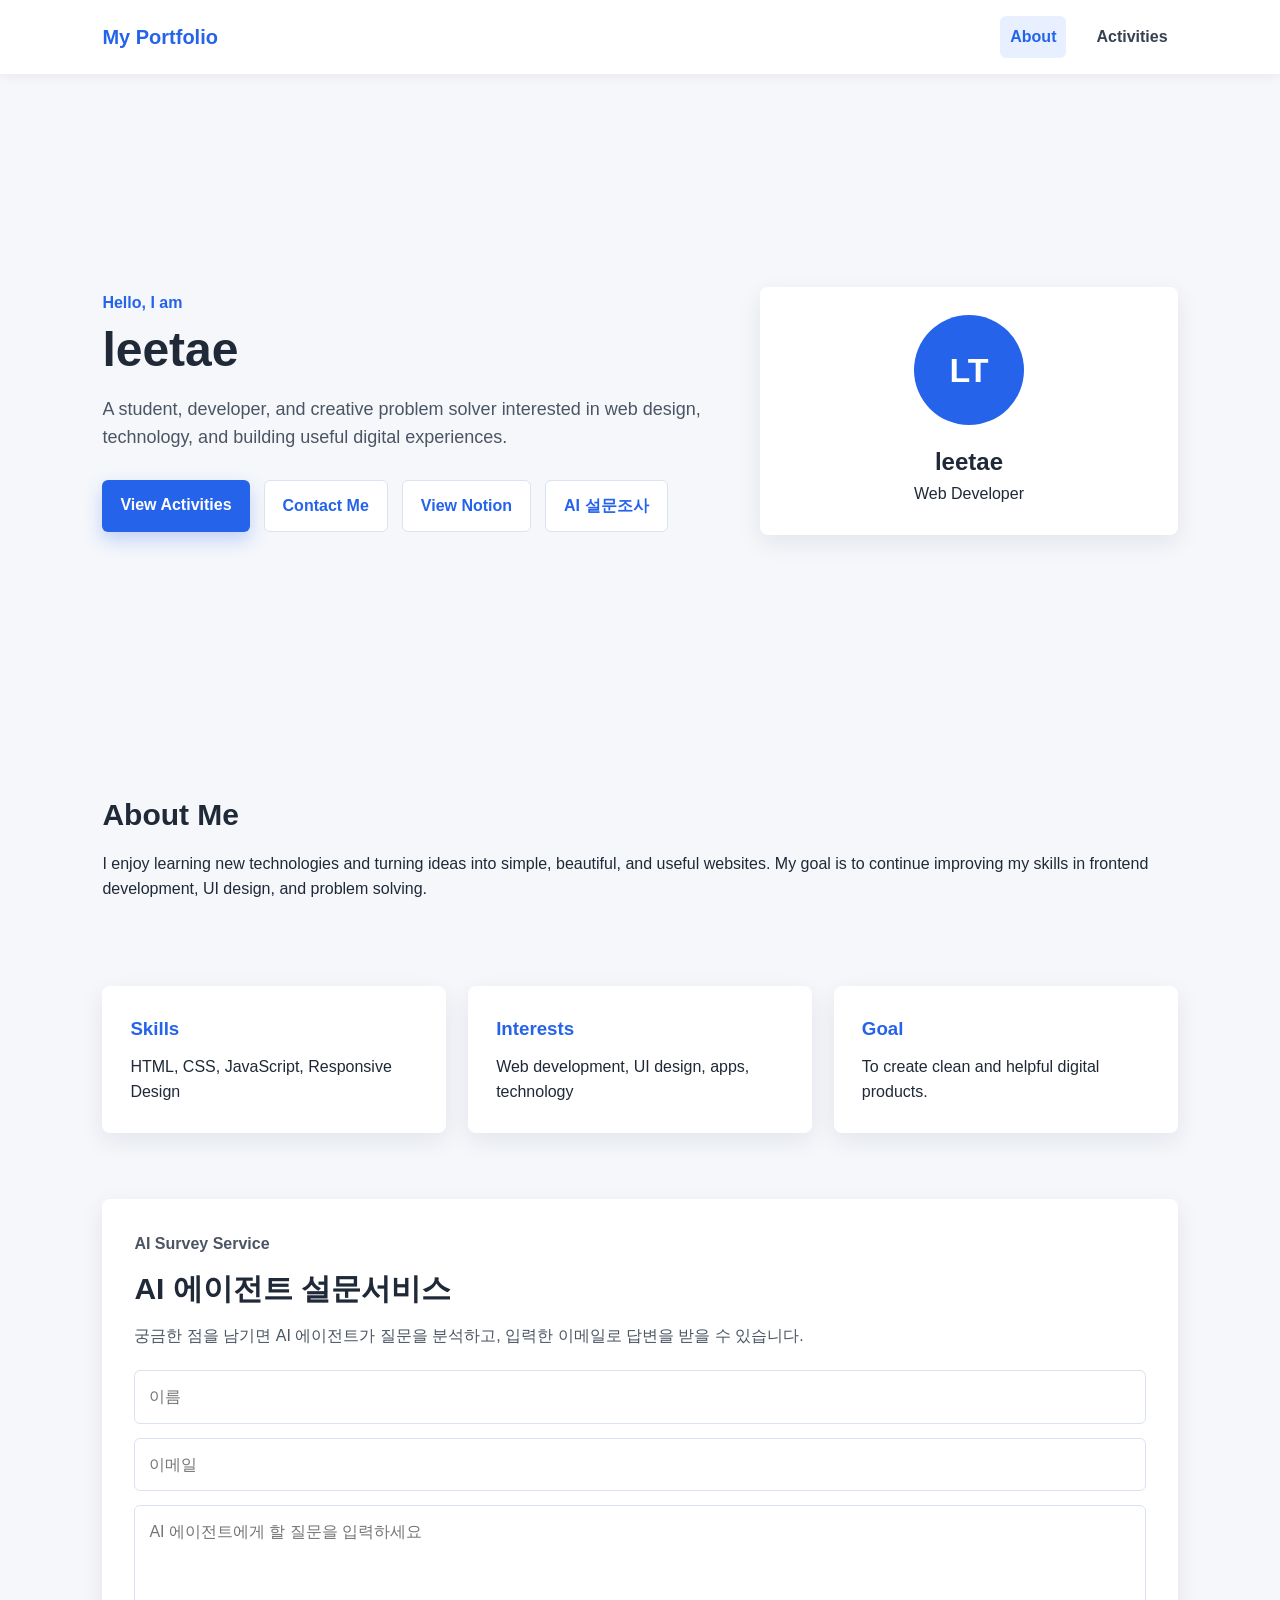
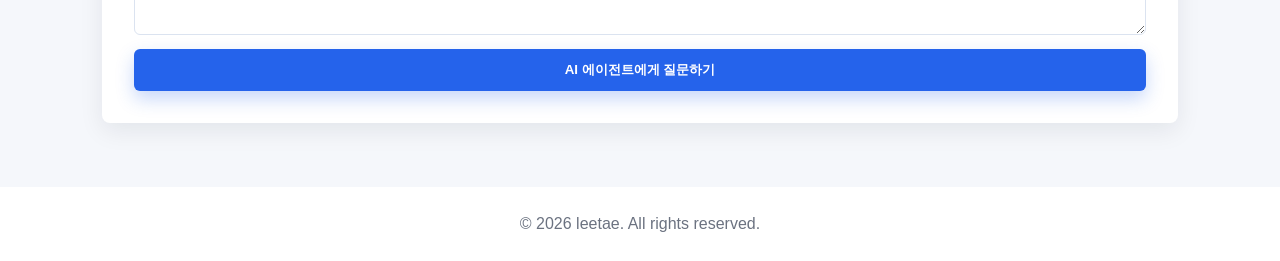
<file: index.html>
<!DOCTYPE html>
<html lang="en">
<head>
  <meta charset="UTF-8" />
  <meta name="viewport" content="width=device-width, initial-scale=1.0" />
  <title>My Portfolio</title>
  <link rel="stylesheet" href="style.css" />
</head>
<body>
  <header class="navbar">
    <div class="logo">My Portfolio</div>

    <button class="menu-btn" id="menuBtn" aria-label="Open navigation">&#9776;</button>

    <nav class="nav-links" id="navLinks">
      <a href="index.html" class="active">About</a>
      <a href="activities.html">Activities</a>
    </nav>
  </header>

  <main>
    <section class="hero">
      <div class="hero-content">
        <p class="eyebrow">Hello, I am</p>
        <h1>leetae</h1>
        <p class="subtitle">
          A student, developer, and creative problem solver interested in web design,
          technology, and building useful digital experiences.
        </p>

        <div class="hero-actions">
          <a href="activities.html" class="btn primary">View Activities</a>
          <a href="mailto:you@example.com" class="btn secondary">Contact Me</a>
          <a href="https://app.notion.com/p/API-38eb3fd6f47880c88345e4d8645aa793?source=copy_link" target="_blank" rel="noopener noreferrer" class="btn secondary">View Notion</a>
          <a href="#ai-survey" class="btn secondary">AI 설문조사</a>
        </div>
      </div>

      <div class="profile-card">
        <div class="avatar">LT</div>
        <h2>leetae</h2>
        <p>Web Developer</p>
      </div>
    </section>

    <section class="section">
      <h2>About Me</h2>
      <p>
        I enjoy learning new technologies and turning ideas into simple,
        beautiful, and useful websites. My goal is to continue improving my
        skills in frontend development, UI design, and problem solving.
      </p>
    </section>

    <section class="section grid">
      <div class="card">
        <h3>Skills</h3>
        <p>HTML, CSS, JavaScript, Responsive Design</p>
      </div>

      <div class="card">
        <h3>Interests</h3>
        <p>Web development, UI design, apps, technology</p>
      </div>

      <div class="card">
        <h3>Goal</h3>
        <p>To create clean and helpful digital products.</p>
      </div>
    </section>

    <section class="section ai-survey" id="ai-survey">
      <div class="survey-panel">
        <div>
          <p class="eyebrow">AI Survey Service</p>
          <h2>AI 에이전트 설문서비스</h2>
          <p>
            궁금한 점을 남기면 AI 에이전트가 질문을 분석하고,
            입력한 이메일로 답변을 받을 수 있습니다.
          </p>
        </div>

        <form id="contactForm" class="survey-form">
          <input type="text" id="visitorName" placeholder="이름" required>
          <input type="email" id="visitorEmail" placeholder="이메일" required>
          <textarea id="visitorMessage" placeholder="AI 에이전트에게 할 질문을 입력하세요" required></textarea>

          <button type="submit" class="btn primary">AI 에이전트에게 질문하기</button>
        </form>

        <div id="responseMessage" class="response-message"></div>
      </div>
    </section>
  </main>

  <footer>
    <p>&copy; 2026 leetae. All rights reserved.</p>
  </footer>

  <script src="script.js"></script>
</body>
</html>
</file>
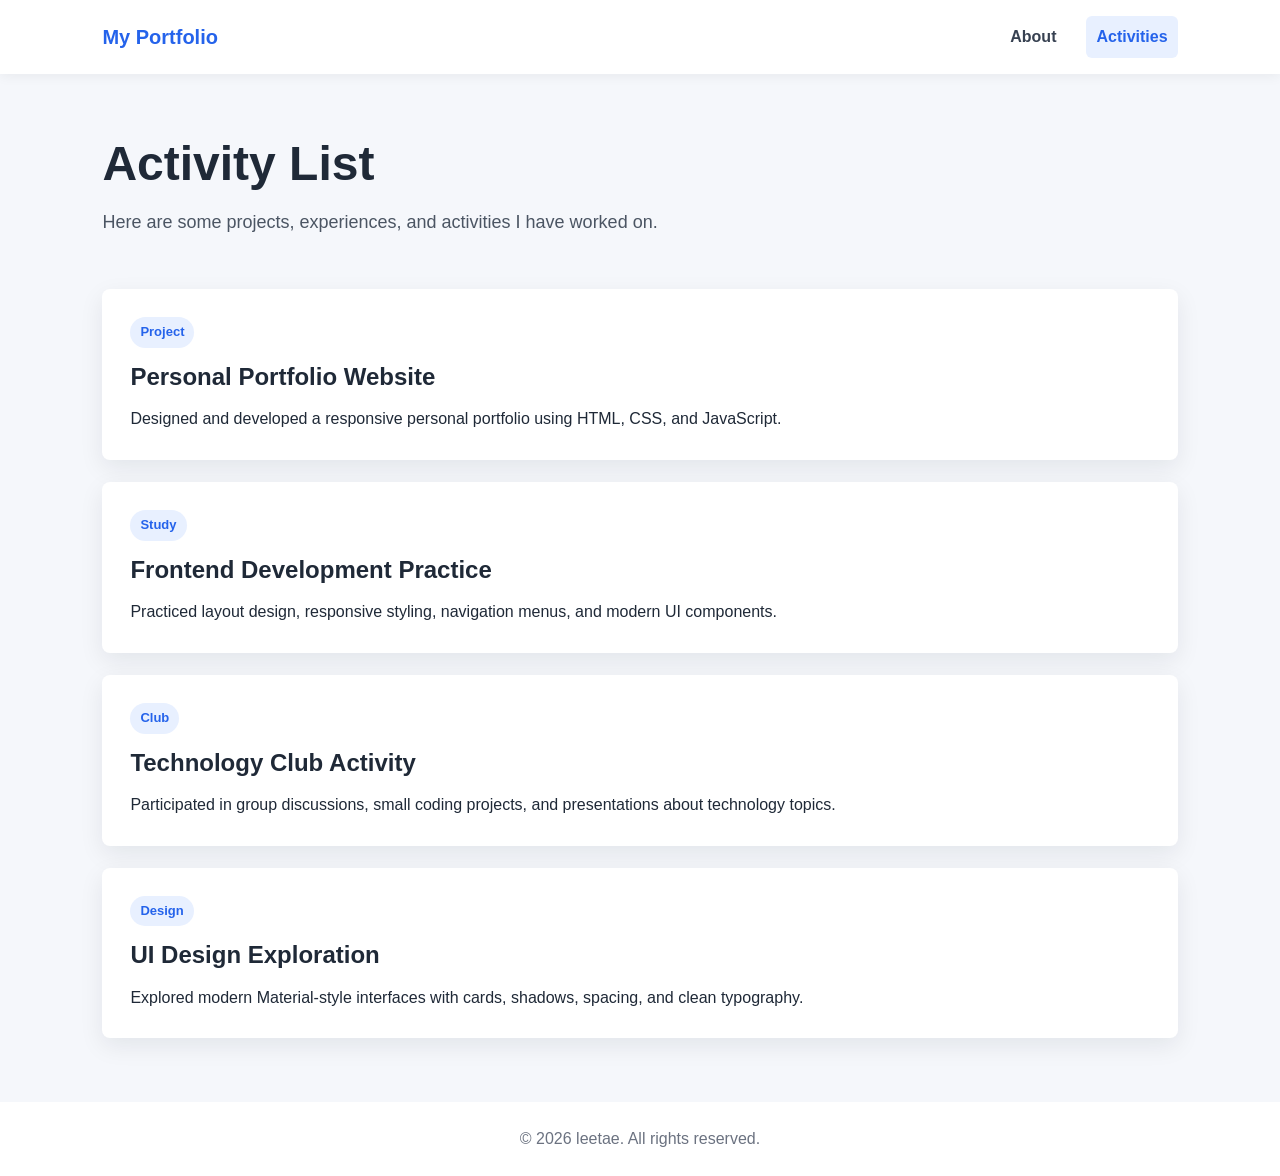
<file: activities.html>
<!DOCTYPE html>
<html lang="en">
<head>
  <meta charset="UTF-8" />
  <meta name="viewport" content="width=device-width, initial-scale=1.0" />
  <title>Activities | My Portfolio</title>
  <link rel="stylesheet" href="style.css" />
</head>
<body>
  <header class="navbar">
    <div class="logo">My Portfolio</div>

    <button class="menu-btn" id="menuBtn" aria-label="Open navigation">&#9776;</button>

    <nav class="nav-links" id="navLinks">
      <a href="index.html">About</a>
      <a href="activities.html" class="active">Activities</a>
    </nav>
  </header>

  <main>
    <section class="page-header">
      <h1>Activity List</h1>
      <p>Here are some projects, experiences, and activities I have worked on.</p>
    </section>

    <section class="activity-list">
      <article class="activity-card">
        <span class="tag">Project</span>
        <h2>Personal Portfolio Website</h2>
        <p>
          Designed and developed a responsive personal portfolio using HTML,
          CSS, and JavaScript.
        </p>
      </article>

      <article class="activity-card">
        <span class="tag">Study</span>
        <h2>Frontend Development Practice</h2>
        <p>
          Practiced layout design, responsive styling, navigation menus,
          and modern UI components.
        </p>
      </article>

      <article class="activity-card">
        <span class="tag">Club</span>
        <h2>Technology Club Activity</h2>
        <p>
          Participated in group discussions, small coding projects,
          and presentations about technology topics.
        </p>
      </article>

      <article class="activity-card">
        <span class="tag">Design</span>
        <h2>UI Design Exploration</h2>
        <p>
          Explored modern Material-style interfaces with cards, shadows,
          spacing, and clean typography.
        </p>
      </article>
    </section>
  </main>

  <footer>
    <p>&copy; 2026 leetae. All rights reserved.</p>
  </footer>

  <script src="script.js"></script>
</body>
</html>
</file>
<file: style.css>
* {
  box-sizing: border-box;
  margin: 0;
  padding: 0;
}

body {
  font-family: Arial, sans-serif;
  background: #f5f7fb;
  color: #1f2937;
  line-height: 1.6;
}

.navbar {
  position: sticky;
  top: 0;
  z-index: 10;
  display: flex;
  justify-content: space-between;
  align-items: center;
  padding: 16px 8%;
  background: #ffffff;
  box-shadow: 0 2px 12px rgba(0, 0, 0, 0.06);
}

.logo {
  font-size: 20px;
  font-weight: 700;
  color: #2563eb;
}

.nav-links {
  display: flex;
  gap: 20px;
}

.nav-links a {
  text-decoration: none;
  color: #374151;
  font-weight: 600;
  padding: 8px 10px;
  border-radius: 6px;
}

.nav-links a:hover,
.nav-links a.active {
  background: #e8f0ff;
  color: #2563eb;
}

.menu-btn {
  display: none;
  border: none;
  background: none;
  font-size: 26px;
  cursor: pointer;
}

.hero {
  display: grid;
  grid-template-columns: 1.5fr 1fr;
  gap: 32px;
  align-items: center;
  min-height: 75vh;
  padding: 64px 8%;
}

.eyebrow {
  color: #2563eb;
  font-weight: 700;
  margin-bottom: 8px;
}

.hero h1,
.page-header h1 {
  font-size: 48px;
  line-height: 1.1;
  margin-bottom: 18px;
}

.subtitle {
  max-width: 620px;
  font-size: 18px;
  color: #4b5563;
}

.hero-actions {
  display: flex;
  flex-wrap: wrap;
  gap: 14px;
  margin-top: 28px;
}

.btn {
  display: inline-block;
  text-decoration: none;
  padding: 12px 18px;
  border-radius: 6px;
  font-weight: 700;
}

.btn.primary {
  background: #2563eb;
  color: white;
  box-shadow: 0 8px 18px rgba(37, 99, 235, 0.25);
}

.btn.secondary {
  background: white;
  color: #2563eb;
  border: 1px solid #dbe3f0;
}

.profile-card,
.card,
.activity-card {
  background: white;
  border-radius: 8px;
  padding: 28px;
  box-shadow: 0 8px 24px rgba(15, 23, 42, 0.08);
}

.profile-card {
  text-align: center;
}

.avatar {
  width: 110px;
  height: 110px;
  margin: 0 auto 18px;
  display: grid;
  place-items: center;
  border-radius: 50%;
  background: #2563eb;
  color: white;
  font-size: 34px;
  font-weight: 800;
}

.section {
  padding: 42px 8%;
}

.section h2 {
  margin-bottom: 12px;
  font-size: 30px;
}

.grid {
  display: grid;
  grid-template-columns: repeat(3, 1fr);
  gap: 22px;
}

.card h3 {
  margin-bottom: 10px;
  color: #2563eb;
}

.page-header {
  padding: 64px 8% 28px;
}

.page-header p {
  color: #4b5563;
  font-size: 18px;
}

.activity-list {
  display: grid;
  gap: 22px;
  padding: 24px 8% 64px;
}

.activity-card {
  transition: transform 0.2s ease, box-shadow 0.2s ease;
}

.activity-card:hover {
  transform: translateY(-4px);
  box-shadow: 0 14px 30px rgba(15, 23, 42, 0.12);
}

.activity-card h2 {
  margin: 10px 0;
}

.tag {
  display: inline-block;
  padding: 5px 10px;
  border-radius: 999px;
  background: #e8f0ff;
  color: #2563eb;
  font-size: 13px;
  font-weight: 700;
}

.ai-survey {
  padding-top: 24px;
  padding-bottom: 64px;
}

.survey-panel {
  display: grid;
  gap: 22px;
  background: white;
  border-radius: 8px;
  padding: 32px;
  box-shadow: 0 8px 24px rgba(15, 23, 42, 0.08);
}

.survey-panel h2 {
  margin-bottom: 10px;
}

.survey-panel p {
  color: #4b5563;
}

.survey-form {
  display: grid;
  gap: 14px;
}

.survey-form input,
.survey-form textarea {
  width: 100%;
  border: 1px solid #dbe3f0;
  border-radius: 6px;
  padding: 13px 14px;
  font: inherit;
  color: #1f2937;
  background: #ffffff;
  outline: none;
  transition: border-color 0.2s ease, box-shadow 0.2s ease;
}

.survey-form textarea {
  min-height: 130px;
  resize: vertical;
}

.survey-form input:focus,
.survey-form textarea:focus {
  border-color: #2563eb;
  box-shadow: 0 0 0 4px rgba(37, 99, 235, 0.12);
}

.survey-form button {
  border: none;
  cursor: pointer;
}

.response-message {
  display: none;
  margin-top: 4px;
  font-weight: 700;
}

footer {
  text-align: center;
  padding: 24px;
  background: #ffffff;
  color: #6b7280;
}

@media (max-width: 768px) {
  .menu-btn {
    display: block;
  }

  .nav-links {
    position: absolute;
    top: 64px;
    right: 8%;
    display: none;
    flex-direction: column;
    width: 200px;
    padding: 14px;
    background: white;
    border-radius: 8px;
    box-shadow: 0 10px 28px rgba(15, 23, 42, 0.15);
  }

  .nav-links.show {
    display: flex;
  }

  .hero {
    grid-template-columns: 1fr;
    min-height: auto;
    padding-top: 44px;
  }

  .hero h1,
  .page-header h1 {
    font-size: 36px;
  }

  .grid {
    grid-template-columns: 1fr;
  }

  .hero-actions {
    flex-direction: column;
  }
}
</file>
